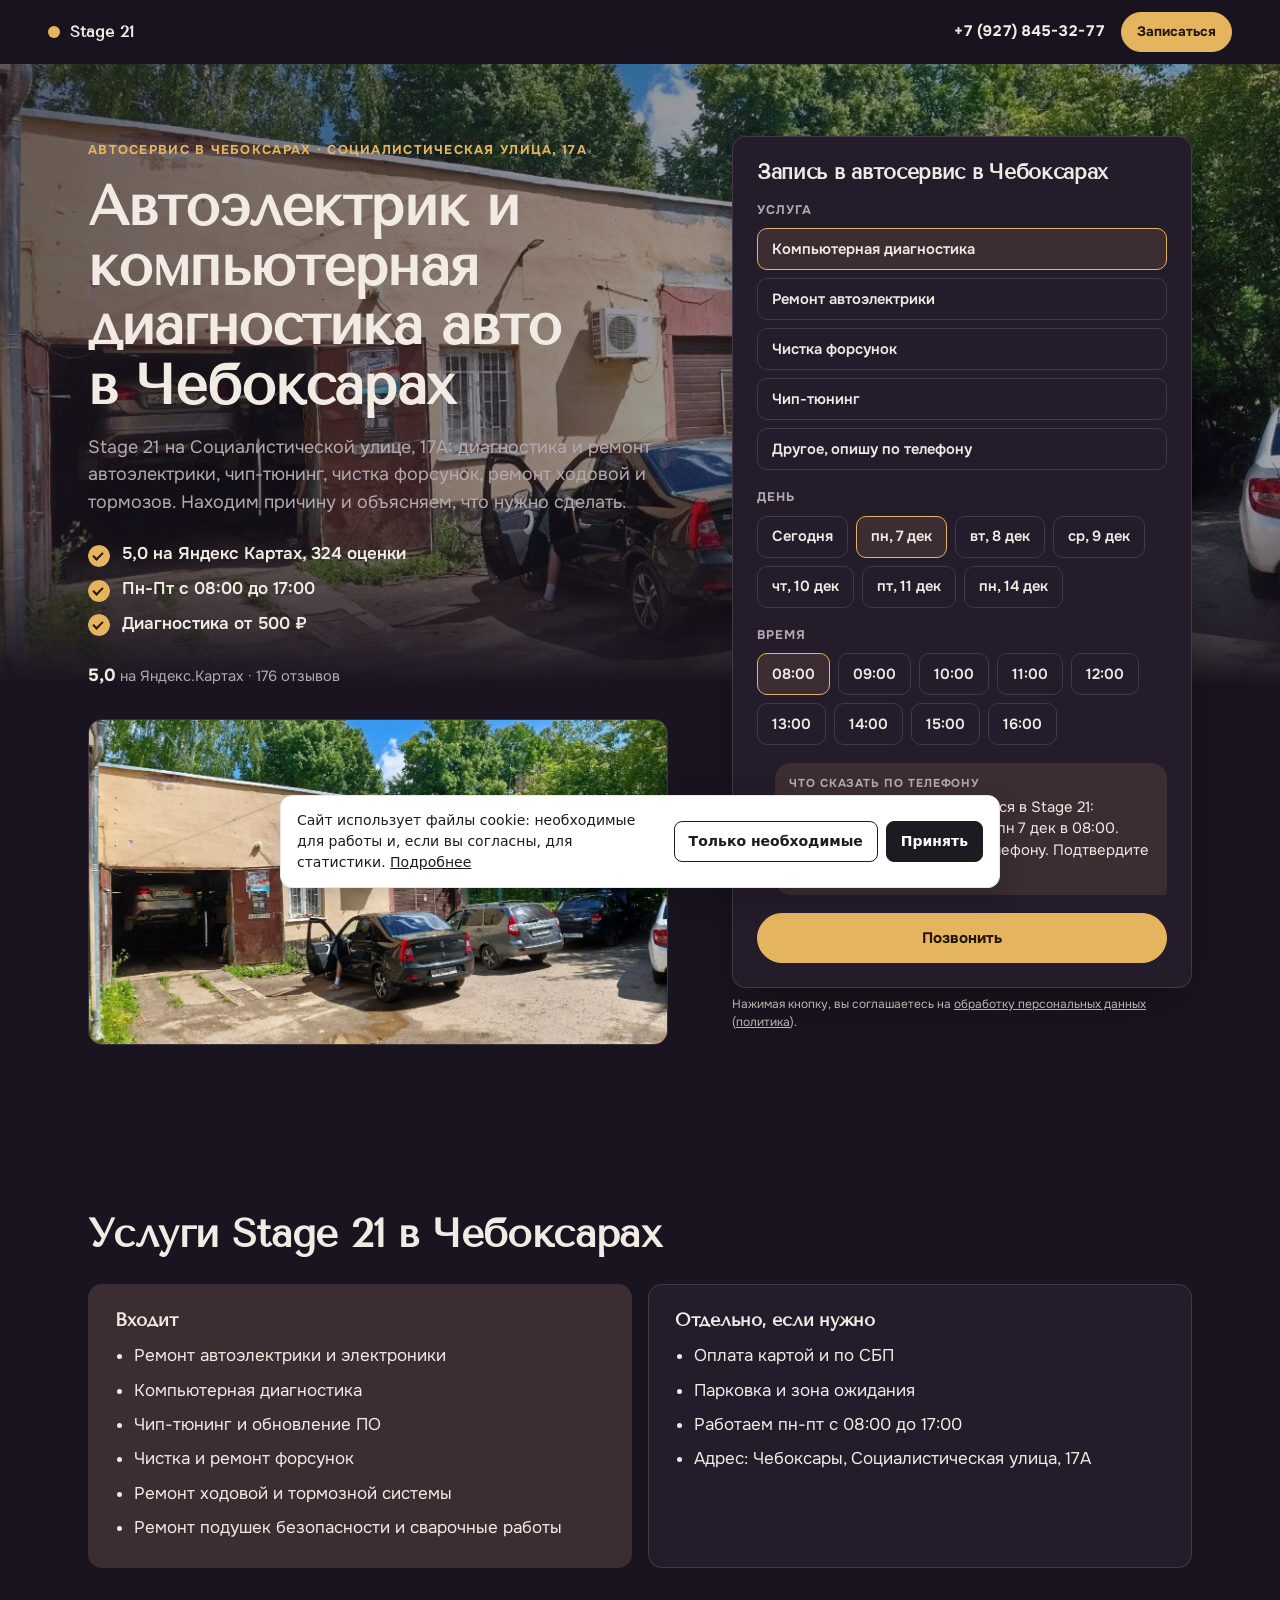
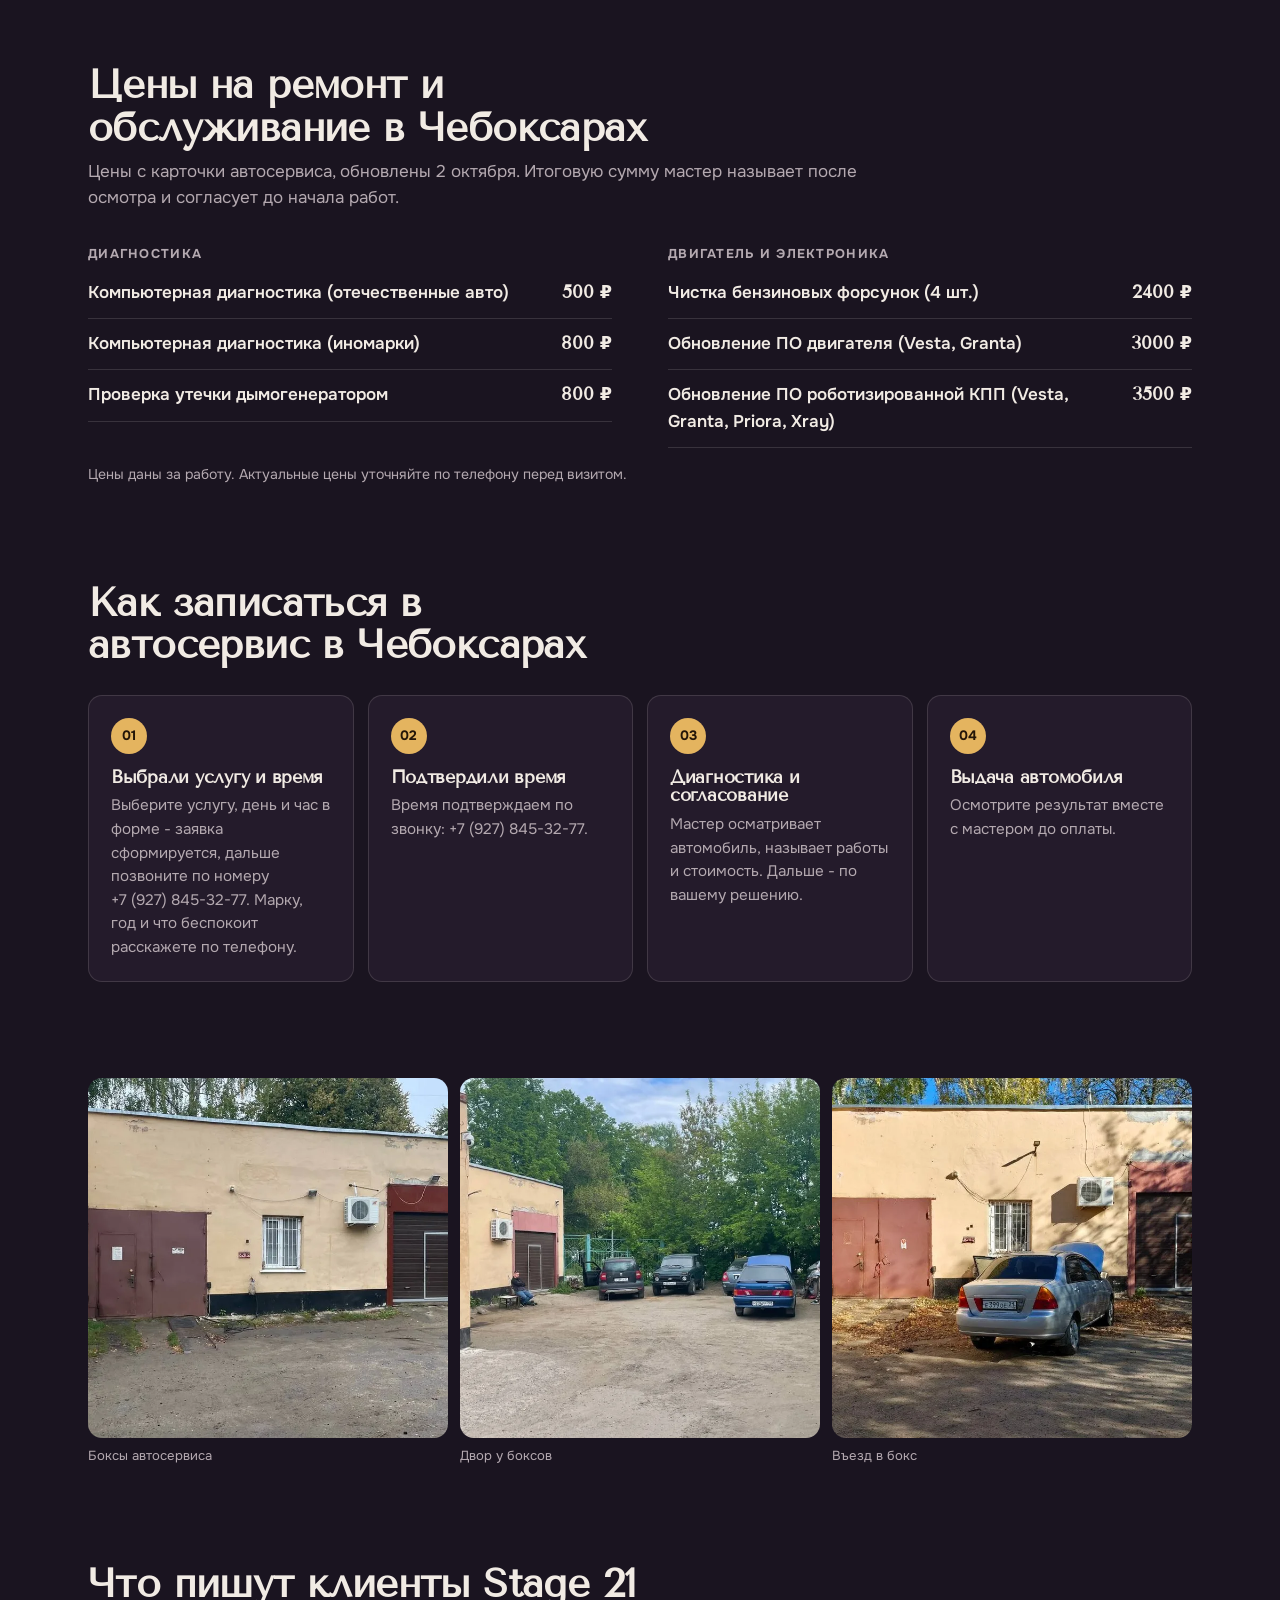
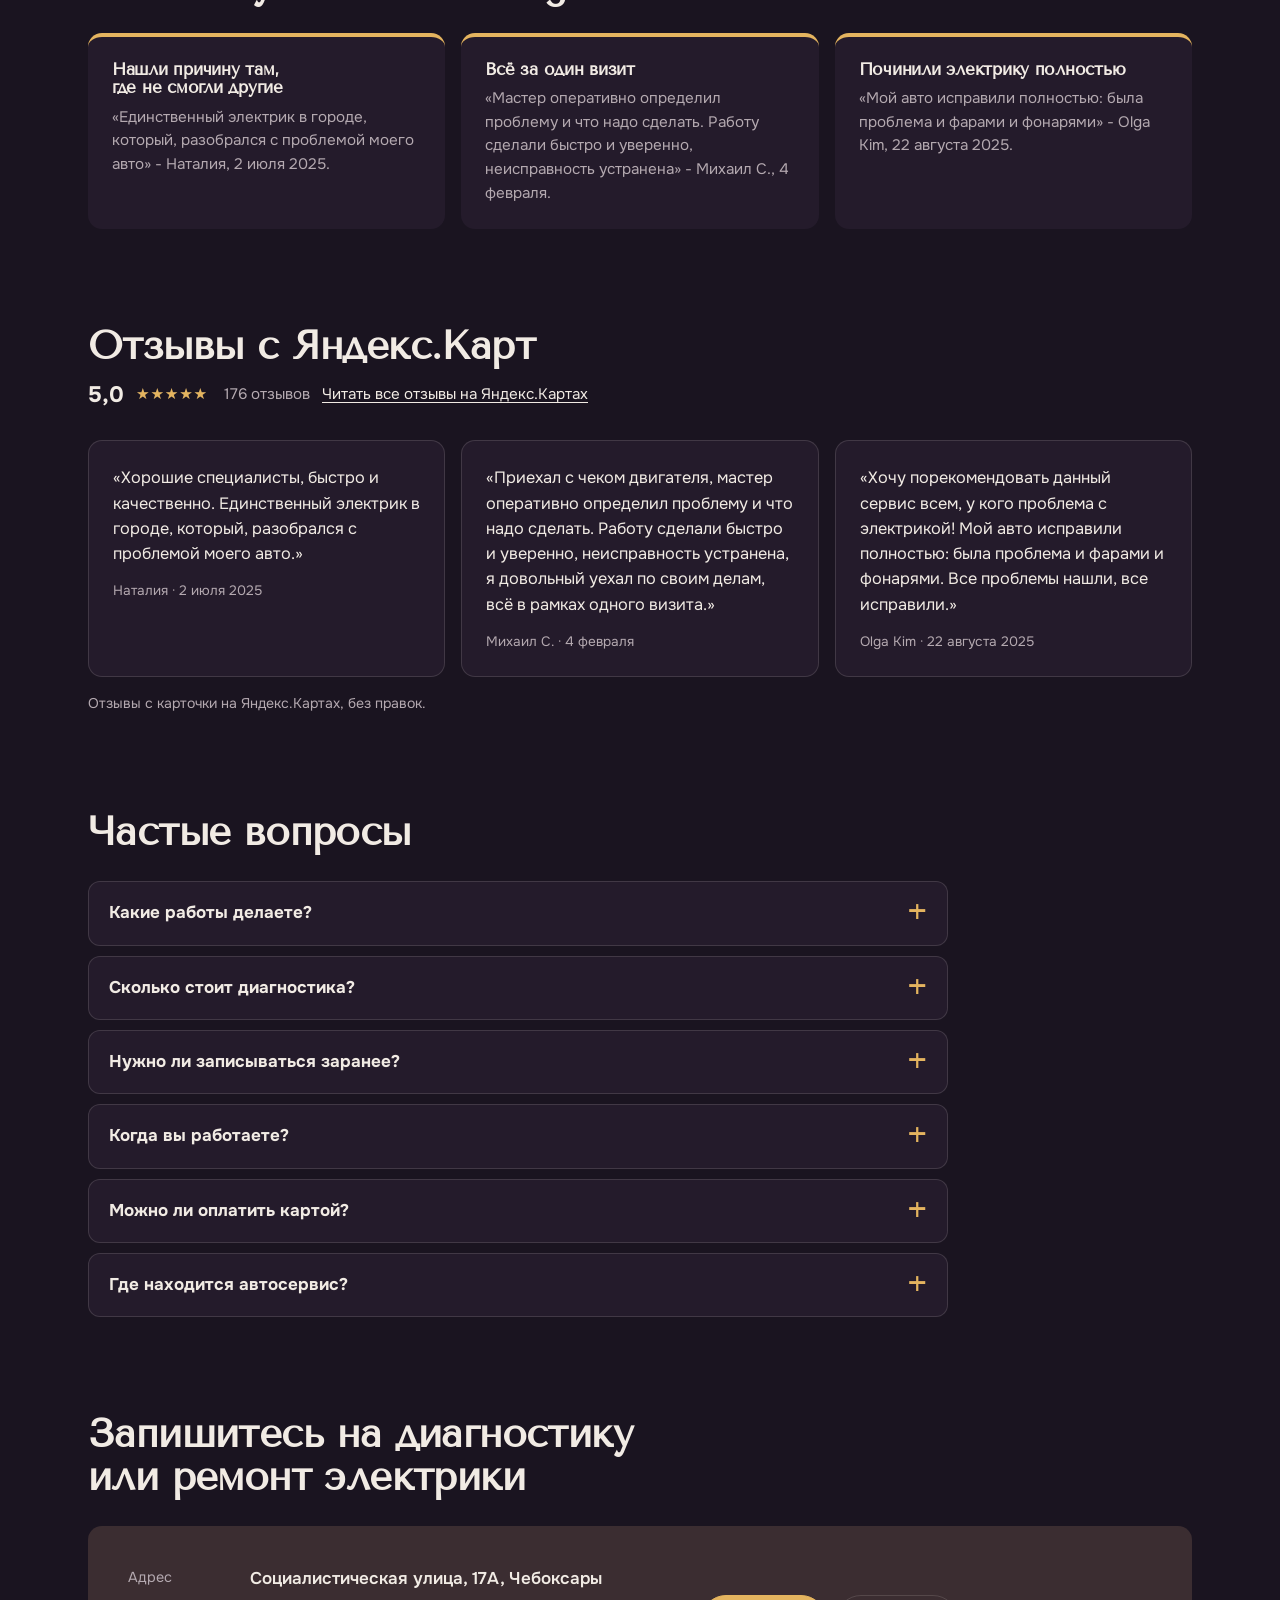
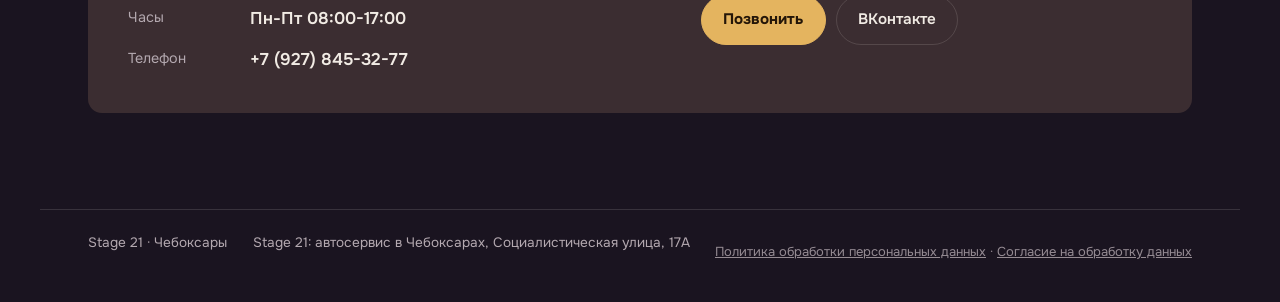
<file: index.html>
<!doctype html>
<html lang="ru">
<head>
<meta charset="utf-8">
<meta name="robots" content="noindex, nofollow" data-publish>
<meta name="viewport" content="width=device-width, initial-scale=1, viewport-fit=cover">
<title>Автоэлектрик и компьютерная диагностика авто в Чебоксарах - Stage 21</title>
<link rel="canonical" href="https://ajax55sv-cell.github.io/stage-21-cheboksary/">
<meta name="description" content="Автосервис Stage 21 в Чебоксарах, Социалистическая улица, 17А: автоэлектрика, компьютерная диагностика, чип-тюнинг. 5,0 на Яндекс Картах, 324 оценки. Пн-Пт с 08:00 до 17:00.">
<meta property="og:type" content="website">
<meta property="og:title" content="Автоэлектрик и компьютерная диагностика авто в Чебоксарах - Stage 21">
<meta property="og:description" content="Автосервис Stage 21 в Чебоксарах, Социалистическая улица, 17А: автоэлектрика, компьютерная диагностика, чип-тюнинг. 5,0 на Яндекс Картах, 324 оценки. Пн-Пт с 08:00 до 17:00.">
<meta property="og:image" content="https://ajax55sv-cell.github.io/stage-21-cheboksary/assets/og.jpg">
<link rel="preload" as="image" href="assets/hero.webp" fetchpriority="high">
<link rel="icon" href="data:image/svg+xml,%3Csvg xmlns=%27http://www.w3.org/2000/svg%27 viewBox=%270 0 32 32%27%3E%3Crect x=%276%27 y=%276%27 width=%2720%27 height=%2720%27 rx=%275%27 fill=%27%23e4b45f%27/%3E%3C/svg%3E">
<link rel="preconnect" href="https://fonts.googleapis.com">
<link rel="preconnect" href="https://fonts.gstatic.com" crossorigin>
<link href="https://fonts.googleapis.com/css2?family=Tenor+Sans&family=Onest:wght@400;500;600&display=swap" rel="stylesheet">
<style>
:root { --c-canvas: #1a1420; --c-surface: #241b2b; --c-ink: #f1ebe4; --c-ink-soft: #b4a9b0; --c-accent: #e4b45f; --c-accent-ink: #241608; --c-accent-deep: #e4b45f; --f-display: "Tenor Sans", "Trebuchet MS", "Segoe UI", system-ui, sans-serif; --f-text: "Onest", "Segoe UI", system-ui, sans-serif; --h1k: 1; }
</style>
<link rel="stylesheet" href="style-prod.css">
<style>
/* legal-add */
.legal-links{margin-top:10px;font-size:13px;opacity:.8;hyphens:none}
.legal-links a{color:inherit}
.ckn{margin:8px 0 0;font-size:12px;line-height:1.45;opacity:.75;hyphens:none}
.ckn a{color:inherit;text-decoration:underline}
.ckb{position:fixed;left:12px;right:12px;bottom:12px;z-index:9999;max-width:720px;margin:0 auto;padding:14px 16px;background:#fff;color:#1b1c22;border:1px solid #e7e8ee;border-radius:12px;box-shadow:0 8px 28px rgba(0,0,0,.18);font:400 14px/1.5 system-ui,-apple-system,"Segoe UI",Arial,sans-serif;hyphens:none;display:flex;gap:12px;align-items:center;flex-wrap:wrap}
.ckb p{margin:0;flex:1 1 280px}
.ckb a{color:inherit;text-decoration:underline}
.ckb__b{display:flex;gap:8px;flex-wrap:wrap}
.ckb button{font:inherit;font-weight:600;padding:9px 14px;border-radius:8px;border:1px solid #1b1c22;background:#fff;color:#1b1c22;cursor:pointer}
.ckb button[data-v="all"]{background:#1b1c22;color:#fff}
</style>
</head>
<body class="s-prod" id="top" data-wa="" data-tg="" data-max="">
<header class="s-bar" data-s-bar>
  <a class="s-bar__brand" href="#top"><i aria-hidden="true"></i>Stage 21</a>
  <div class="s-bar__right">
    <a class="s-bar__tel" href="tel:+79278453277">+7 (927) 845-32-77</a>
    <a class="s-btn s-btn--sm" href="#widget">Записаться</a>
  </div>
</header>
<main>
  <section class="s-hero">
    <div class="s-hero__text">
      <p class="s-eyebrow">Автосервис в Чебоксарах · Социалистическая улица, 17А</p>
      <h1>Автоэлектрик и компьютерная диагностика авто в Чебоксарах</h1>
      <p class="s-lead">Stage 21 на Социалистической улице, 17А: диагностика и ремонт автоэлектрики, <span class="nw">чип-тюнинг</span>, чистка форсунок, ремонт ходовой и тормозов. Находим причину и объясняем, что нужно сделать.</p>
      <ul class="s-ticks"><li>5,0 на Яндекс Картах, 324 оценки</li><li><span class="nw">Пн-Пт</span> с 08:00 до 17:00</li><li>Диагностика от 500 ₽</li></ul>
      <p class="s-rating"><b>5,0</b> на Яндекс.Картах · 176 отзывов</p>
      <figure class="s-hero__photo"><img class="" src="assets/hero.webp" alt="Здание автосервиса Stage 21 на Социалистической улице в Чебоксарах" loading="lazy" decoding="async" style="object-position:50% 50%"></figure>
    </div>
    <div class="s-hero__widget" id="widget"><form class="s-widget" data-s-booking data-days="7" data-closed="0,6" data-slots="08:00,09:00,10:00,11:00,12:00,13:00,14:00,15:00,16:00" data-message="Здравствуйте! Хочу записаться в Stage 21: {услуга}, {день} в {время}. Марку и год подскажу по телефону. Подтвердите время, пожалуйста." onsubmit="return false">
      <h2 class="s-widget__title">Запись в автосервис в Чебоксарах</h2>
      <fieldset><legend>Услуга</legend>
        <div class="s-chips s-chips--col"><label class="s-chip s-chip--row"><input type="radio" name="svc" value="0" data-name="Компьютерная диагностика" data-price="" data-from="" data-min="" checked><span>Компьютерная диагностика</span><b></b></label><label class="s-chip s-chip--row"><input type="radio" name="svc" value="1" data-name="Ремонт автоэлектрики" data-price="" data-from="" data-min=""><span>Ремонт автоэлектрики</span><b></b></label><label class="s-chip s-chip--row"><input type="radio" name="svc" value="2" data-name="Чистка форсунок" data-price="" data-from="" data-min=""><span>Чистка форсунок</span><b></b></label><label class="s-chip s-chip--row"><input type="radio" name="svc" value="3" data-name="Чип-тюнинг" data-price="" data-from="" data-min=""><span><span class="nw">Чип-тюнинг</span></span><b></b></label><label class="s-chip s-chip--row"><input type="radio" name="svc" value="4" data-name="Другое, опишу по телефону" data-price="" data-from="" data-min=""><span>Другое, опишу по телефону</span><b></b></label></div>
      </fieldset>
      <fieldset><legend>День</legend><div class="s-chips" data-s-days></div></fieldset>
      <fieldset><legend>Время</legend><div class="s-chips" data-s-times></div></fieldset>
      <div class="s-bubble" aria-live="polite"><span class="s-bubble__label">Что сказать по телефону</span><p data-s-bubble></p></div>
      <div class="s-send">
        <a class="s-btn s-btn--wide" href="tel:+79278453277">Позвонить</a>
        
      </div>
      </form><p class="ckn">Нажимая кнопку, вы соглашаетесь на <a href="soglasie.html">обработку персональных данных</a> (<a href="politika.html">политика</a>).</p></div>
    <figure class="s-hero__bg" aria-hidden="true"><img class="" src="assets/hero.webp" alt="Здание автосервиса Stage 21 на Социалистической улице в Чебоксарах" decoding="async" style="object-position:50% 50%" fetchpriority="high"></figure>
  </section>

  <section class="s-section s-reveal">
    <header class="s-section__head"><h2>Услуги Stage 21 в Чебоксарах</h2></header>
    <div class="s-incl">
      <div><h3>Входит</h3><ul><li>Ремонт автоэлектрики и электроники</li><li>Компьютерная диагностика</li><li><span class="nw">Чип-тюнинг</span> и обновление ПО</li><li>Чистка и ремонт форсунок</li><li>Ремонт ходовой и тормозной системы</li><li>Ремонт подушек безопасности и сварочные работы</li></ul></div>
      <div><h3>Отдельно, если нужно</h3><ul><li>Оплата картой и по СБП</li><li>Парковка и зона ожидания</li><li>Работаем <span class="nw">пн-пт</span> с 08:00 до 17:00</li><li>Адрес: Чебоксары, Социалистическая улица, 17А</li></ul></div>
    </div>
  </section>

  <section class="s-section s-reveal" id="prices">
    <header class="s-section__head"><h2>Цены на ремонт и обслуживание в Чебоксарах</h2><p>Цены с карточки автосервиса, обновлены 2 октября. Итоговую сумму мастер называет после осмотра и согласует до начала работ.</p></header>
    <div class="s-board"><div class="s-board__group">
      <h3 class="s-board__title">Диагностика</h3>
      <ul class="s-board__list">
        <li class="s-board__row"><span class="s-board__name">Компьютерная диагностика (отечественные авто)</span><span class="s-board__dots" aria-hidden="true"></span><span class="s-board__price">500 ₽</span></li>
        <li class="s-board__row"><span class="s-board__name">Компьютерная диагностика (иномарки)</span><span class="s-board__dots" aria-hidden="true"></span><span class="s-board__price">800 ₽</span></li>
        <li class="s-board__row"><span class="s-board__name">Проверка утечки дымогенератором</span><span class="s-board__dots" aria-hidden="true"></span><span class="s-board__price">800 ₽</span></li>
      </ul>
    </div>
<div class="s-board__group">
      <h3 class="s-board__title">Двигатель и электроника</h3>
      <ul class="s-board__list">
        <li class="s-board__row"><span class="s-board__name">Чистка бензиновых форсунок (4 шт.)</span><span class="s-board__dots" aria-hidden="true"></span><span class="s-board__price">2400 ₽</span></li>
        <li class="s-board__row"><span class="s-board__name">Обновление ПО двигателя (Vesta, Granta)</span><span class="s-board__dots" aria-hidden="true"></span><span class="s-board__price">3000 ₽</span></li>
        <li class="s-board__row"><span class="s-board__name">Обновление ПО роботизированной КПП (Vesta, Granta, Priora, Xray)</span><span class="s-board__dots" aria-hidden="true"></span><span class="s-board__price">3500 ₽</span></li>
      </ul>
    </div></div>
    <p class="s-note">Цены даны за работу. Актуальные цены уточняйте по телефону перед визитом.</p>
  </section>

  <section class="s-section s-reveal">
    <header class="s-section__head"><h2>Как записаться в автосервис в Чебоксарах</h2></header>
    <ol class="s-steps">
      <li class="s-steps__item"><span class="s-steps__n">01</span><h3>Выбрали услугу и время</h3><p>Выберите услугу, день и час в форме - заявка сформируется, дальше позвоните по номеру +7 (927) 845-32-77. Марку, год и что беспокоит расскажете по телефону.</p></li>
      <li class="s-steps__item"><span class="s-steps__n">02</span><h3>Подтвердили время</h3><p>Время подтверждаем по звонку: +7 (927) 845-32-77.</p></li>
      <li class="s-steps__item"><span class="s-steps__n">03</span><h3>Диагностика и согласование</h3><p>Мастер осматривает автомобиль, называет работы и стоимость. Дальше - по вашему решению.</p></li>
      <li class="s-steps__item"><span class="s-steps__n">04</span><h3>Выдача автомобиля</h3><p>Осмотрите результат вместе с мастером до оплаты.</p></li>
    </ol>
  </section>

  <section class="s-photos s-reveal" aria-label="Фото"><figure><img class="" src="assets/garazh.webp" alt="Гаражные боксы автосервиса Stage 21 в Чебоксарах" loading="lazy" decoding="async"><figcaption>Боксы автосервиса</figcaption></figure><figure><img class="" src="assets/dvor.webp" alt="Двор у боксов Stage 21 с припаркованными автомобилями" loading="lazy" decoding="async"><figcaption>Двор у боксов</figcaption></figure><figure><img class="" src="assets/letom.webp" alt="Въезд в бокс автосервиса Stage 21" loading="lazy" decoding="async"><figcaption>Въезд в бокс</figcaption></figure></section>

  <section class="s-section s-reveal">
    <header class="s-section__head"><h2>Что пишут клиенты Stage 21</h2></header>
    <ul class="s-promises">
      <li><h3>Нашли причину там, где не смогли другие</h3><p>«Единственный электрик в городе, который, разобрался с проблемой моего авто» - Наталия, 2 июля 2025.</p></li>
      <li><h3>Всё за один визит</h3><p>«Мастер оперативно определил проблему и что надо сделать. Работу сделали быстро и уверенно, неисправность устранена» - Михаил С., 4 февраля.</p></li>
      <li><h3>Починили электрику полностью</h3><p>«Мой авто исправили полностью: была проблема и фарами и фонарями» - Olga Kim, 22 августа 2025.</p></li>
    </ul>
  </section>

  <section class="s-section s-reveal">
    <header class="s-section__head s-section__head--reviews"><h2>Отзывы с Яндекс.Карт</h2><p class="s-reviews__rating"><span class="s-reviews__num">5,0</span><span class="s-reviews__stars" style="--r: 5" aria-label="рейтинг 5,0 из 5"></span><span class="s-reviews__count">176 отзывов</span><a class="s-reviews__all" href="https://yandex.ru/maps/org/stage_21/54299812053/" target="_blank" rel="noopener">Читать все отзывы на Яндекс.Картах</a></p></header>
    <ul class="s-reviews">
      <li><blockquote>«Хорошие специалисты, быстро и качественно. Единственный электрик в городе, который, разобрался с проблемой моего авто.»</blockquote><p class="s-reviews__who">Наталия · 2 июля 2025</p></li>
      <li><blockquote>«Приехал с чеком двигателя, мастер оперативно определил проблему и что надо сделать. Работу сделали быстро и уверенно, неисправность устранена, я довольный уехал по своим делам, всё в рамках одного визита.»</blockquote><p class="s-reviews__who">Михаил С. · 4 февраля</p></li>
      <li><blockquote>«Хочу порекомендовать данный сервис всем, у кого проблема с электрикой! Мой авто исправили полностью: была проблема и фарами и фонарями. Все проблемы нашли, все исправили.»</blockquote><p class="s-reviews__who">Olga Kim · 22 августа 2025</p></li>
    </ul>
    <p class="s-note">Отзывы с карточки на Яндекс.Картах, без правок.</p>
  </section>

  <section class="s-section s-reveal">
    <header class="s-section__head"><h2>Частые вопросы</h2></header>
    <div class="s-faq"><details><summary>Какие работы делаете?</summary><p>Диагностика и ремонт автоэлектрики, компьютерная диагностика, <span class="nw">чип-тюнинг</span> и обновление ПО, чистка форсунок, ремонт ходовой и тормозов.</p></details><details><summary>Сколько стоит диагностика?</summary><p>Компьютерная диагностика отечественных авто - от 500 ₽, иномарок - от 800 ₽. Итоговую сумму мастер называет перед началом работ.</p></details><details><summary>Нужно ли записываться заранее?</summary><p>Лучше записаться: выберите услугу, день и время в форме на сайте, затем позвоните по номеру +7 (927) 845-32-77 для подтверждения.</p></details><details><summary>Когда вы работаете?</summary><p><span class="nw">Понедельник-пятница</span> с 08:00 до 17:00, суббота и воскресенье - выходные.</p></details><details><summary>Можно ли оплатить картой?</summary><p>Да, принимаем карты, оплату по СБП, QR-коду и безналичный расчёт.</p></details><details><summary>Где находится автосервис?</summary><p>Чебоксары, Социалистическая улица, 17А. Рядом есть парковка.</p></details></div>
  </section>

  <section class="s-section s-final s-reveal" id="contacts">
    <header class="s-section__head"><h2>Запишитесь на диагностику или ремонт электрики</h2></header>
    <div class="s-contacts">
      <dl>
        <div><dt>Адрес</dt><dd>Социалистическая улица, 17А, Чебоксары</dd></div>
        <div><dt>Часы</dt><dd><span class="nw">Пн-Пт</span> 08:00-17:00</dd></div>
        <div><dt>Телефон</dt><dd><a href="tel:+79278453277">+7 (927) 845-32-77</a></dd></div>
      </dl>
      <div class="s-contacts__actions">
        <a class="s-btn" href="tel:+79278453277">Позвонить</a>
        <a class="s-btn s-btn--ghost" href="https://vk.ru/club10454950" target="_blank" rel="noopener">ВКонтакте</a>
        
      </div>
    </div>
  </section>
</main>
<footer class="s-foot"><p>Stage 21 · Чебоксары</p><p>Stage 21: автосервис в Чебоксарах, Социалистическая улица, 17А</p><p class="legal-links"><a href="politika.html">Политика обработки персональных данных</a> · <a href="soglasie.html">Согласие на обработку данных</a></p></footer>
<nav class="s-dock" aria-label="Быстрая связь"><a class="s-btn" href="#widget">Записаться</a><a class="s-btn s-btn--ghost" href="tel:+79278453277">Позвонить</a></nav>
<script src="style.js" defer></script>
<script>
(function(){var K='cookie-choice';try{if(localStorage.getItem(K))return}catch(e){}
var b=document.createElement('div');b.className='ckb';b.setAttribute('role','dialog');b.setAttribute('aria-label','Файлы cookie');
b.innerHTML='<p>Сайт использует файлы cookie: необходимые для работы и, если вы согласны, для статистики. <a href="politika.html">Подробнее</a></p><div class="ckb__b"><button type="button" data-v="necessary">Только необходимые</button><button type="button" data-v="all">Принять</button></div>';
b.addEventListener('click',function(e){var v=e.target.getAttribute&&e.target.getAttribute('data-v');if(!v)return;try{localStorage.setItem(K,v)}catch(x){}try{document.dispatchEvent(new CustomEvent('cookie-choice',{detail:v}))}catch(x){}b.remove()});
document.body.appendChild(b)})();
</script>
<!-- legal-add -->
</body>
</html>
</file>
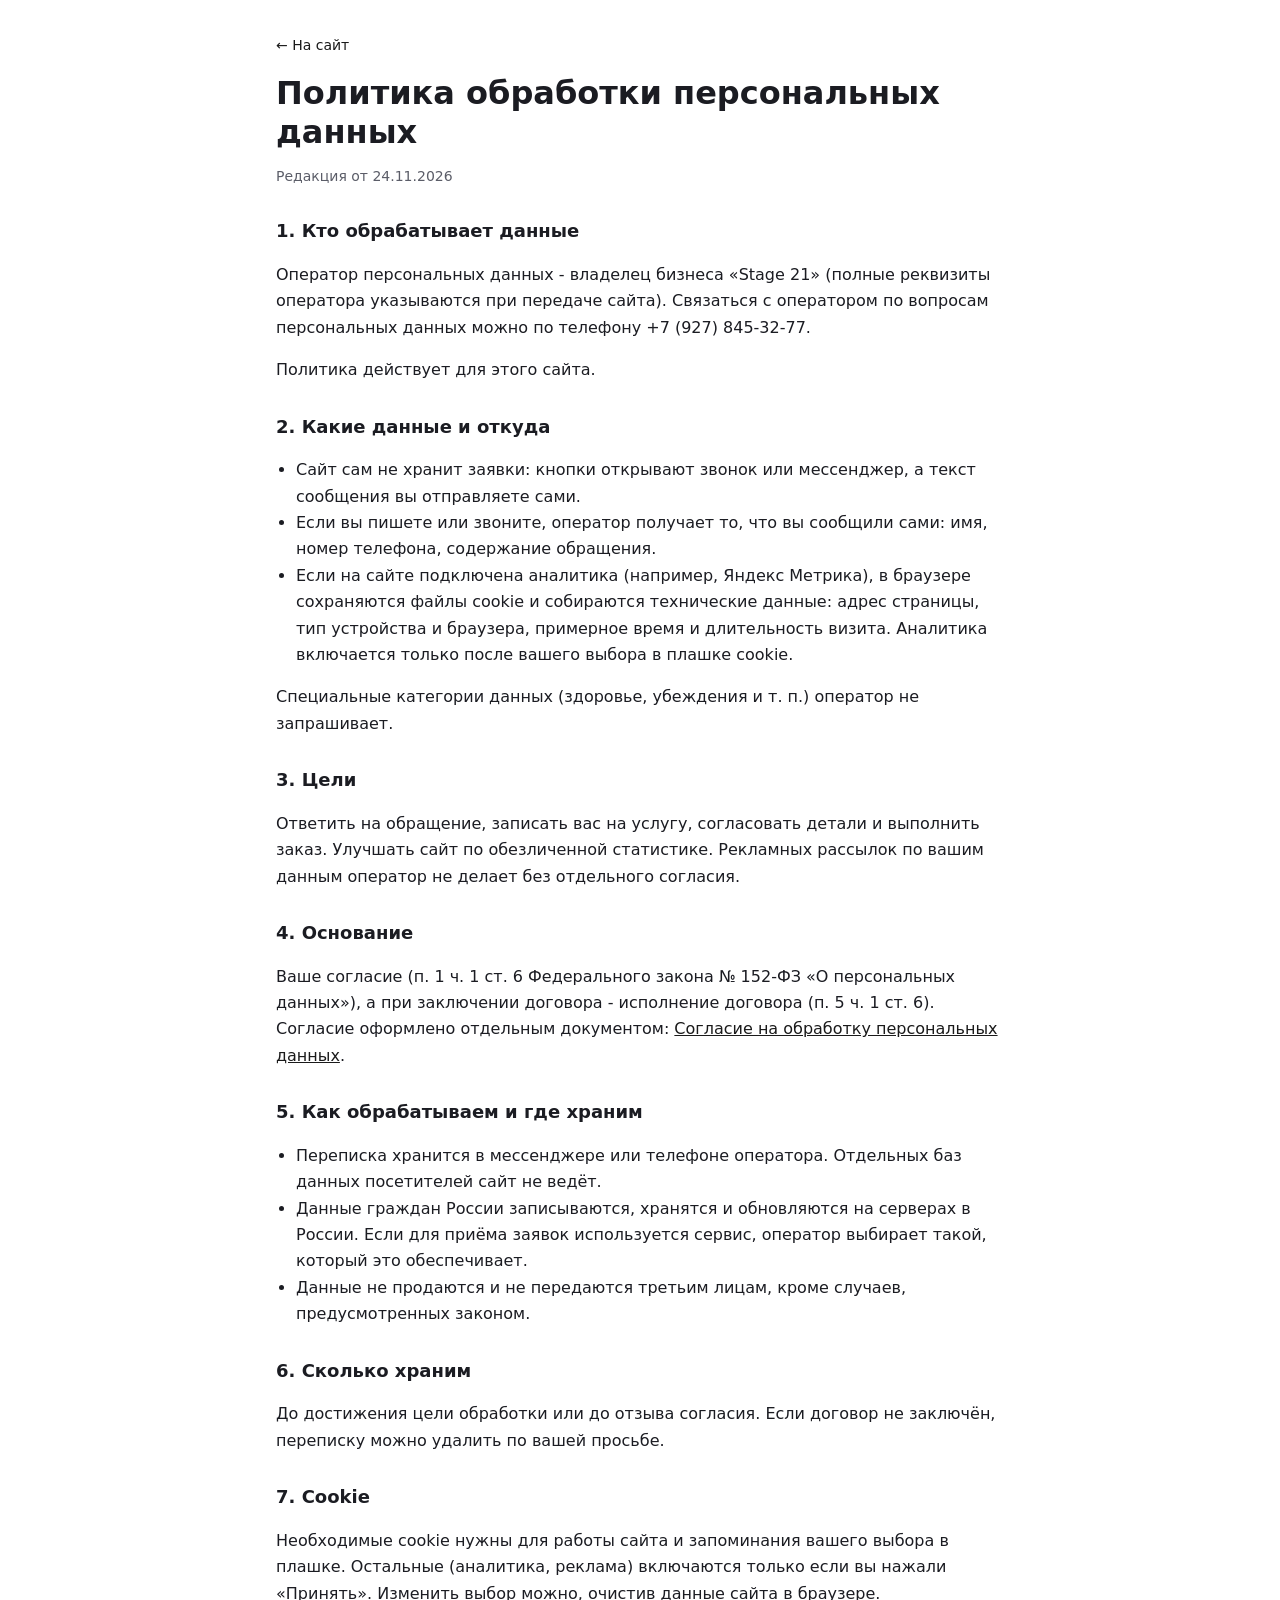
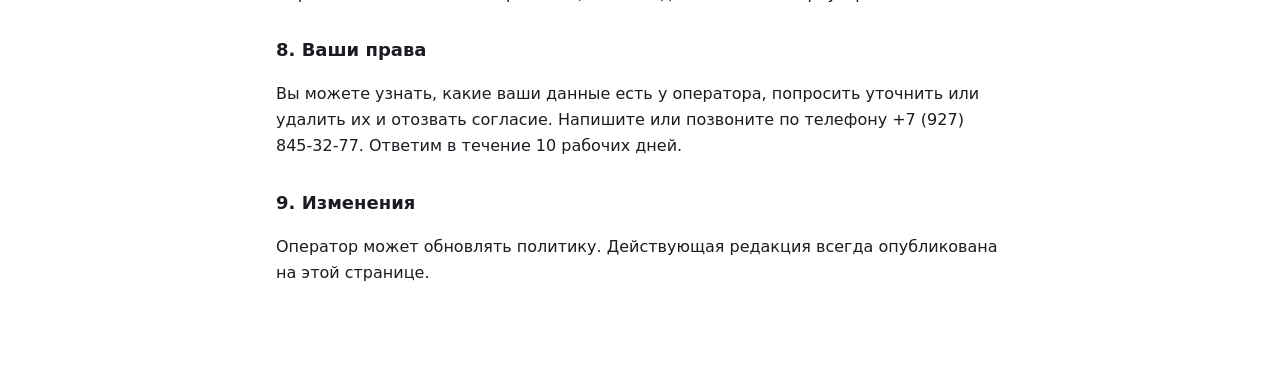
<file: politika.html>
<!doctype html>
<html lang="ru">
<head>
<meta charset="utf-8">
<meta name="viewport" content="width=device-width, initial-scale=1">
<title>Политика обработки персональных данных - Stage 21</title>
<style>:root{--accent:#1a1a1a;--ink:#1b1c22;--ink-2:#5b5d68;--line:#e7e8ee}
*{box-sizing:border-box}
html,body,h1,h2,p,li{hyphens:none;-webkit-hyphens:none}
body{margin:0;background:#fff;color:var(--ink);font:400 16px/1.65 system-ui,-apple-system,"Segoe UI",Arial,sans-serif}
main{max-width:760px;margin:0 auto;padding:32px 16px 64px}
a{color:var(--accent)}
h1{font-size:clamp(24px,4vw,32px);line-height:1.2;margin:16px 0 6px}
h2{font-size:18px;margin:28px 0 8px}
.muted{color:var(--ink-2);font-size:14px}
.back{font-size:14px;text-decoration:none}
ul{padding-left:20px}</style>
</head>
<body>
<main>
<a class="back" href="./">← На сайт</a>
<h1>Политика обработки персональных данных</h1>
<p class="muted">Редакция от 24.11.2026</p>

<h2>1. Кто обрабатывает данные</h2>
<p>Оператор персональных данных - владелец бизнеса «Stage 21» (полные реквизиты оператора указываются при передаче сайта). Связаться с оператором по вопросам персональных данных можно по телефону +7 (927) 845-32-77.</p>
<p>Политика действует для этого сайта.</p>

<h2>2. Какие данные и откуда</h2>
<ul>
<li>Сайт сам не хранит заявки: кнопки открывают звонок или мессенджер, а текст сообщения вы отправляете сами.</li>
<li>Если вы пишете или звоните, оператор получает то, что вы сообщили сами: имя, номер телефона, содержание обращения.</li>
<li>Если на сайте подключена аналитика (например, Яндекс Метрика), в браузере сохраняются файлы cookie и собираются технические данные: адрес страницы, тип устройства и браузера, примерное время и длительность визита. Аналитика включается только после вашего выбора в плашке cookie.</li>
</ul>
<p>Специальные категории данных (здоровье, убеждения и т. п.) оператор не запрашивает.</p>

<h2>3. Цели</h2>
<p>Ответить на обращение, записать вас на услугу, согласовать детали и выполнить заказ. Улучшать сайт по обезличенной статистике. Рекламных рассылок по вашим данным оператор не делает без отдельного согласия.</p>

<h2>4. Основание</h2>
<p>Ваше согласие (п. 1 ч. 1 ст. 6 Федерального закона № 152-ФЗ «О персональных данных»), а при заключении договора - исполнение договора (п. 5 ч. 1 ст. 6). Согласие оформлено отдельным документом: <a href="soglasie.html">Согласие на обработку персональных данных</a>.</p>

<h2>5. Как обрабатываем и где храним</h2>
<ul>
<li>Переписка хранится в мессенджере или телефоне оператора. Отдельных баз данных посетителей сайт не ведёт.</li>
<li>Данные граждан России записываются, хранятся и обновляются на серверах в России. Если для приёма заявок используется сервис, оператор выбирает такой, который это обеспечивает.</li>
<li>Данные не продаются и не передаются третьим лицам, кроме случаев, предусмотренных законом.</li>
</ul>

<h2>6. Сколько храним</h2>
<p>До достижения цели обработки или до отзыва согласия. Если договор не заключён, переписку можно удалить по вашей просьбе.</p>

<h2>7. Cookie</h2>
<p>Необходимые cookie нужны для работы сайта и запоминания вашего выбора в плашке. Остальные (аналитика, реклама) включаются только если вы нажали «Принять». Изменить выбор можно, очистив данные сайта в браузере.</p>

<h2>8. Ваши права</h2>
<p>Вы можете узнать, какие ваши данные есть у оператора, попросить уточнить или удалить их и отозвать согласие. Напишите или позвоните по телефону +7 (927) 845-32-77. Ответим в течение 10 рабочих дней.</p>

<h2>9. Изменения</h2>
<p>Оператор может обновлять политику. Действующая редакция всегда опубликована на этой странице.</p>

</main>
</body>
</html>
</file>
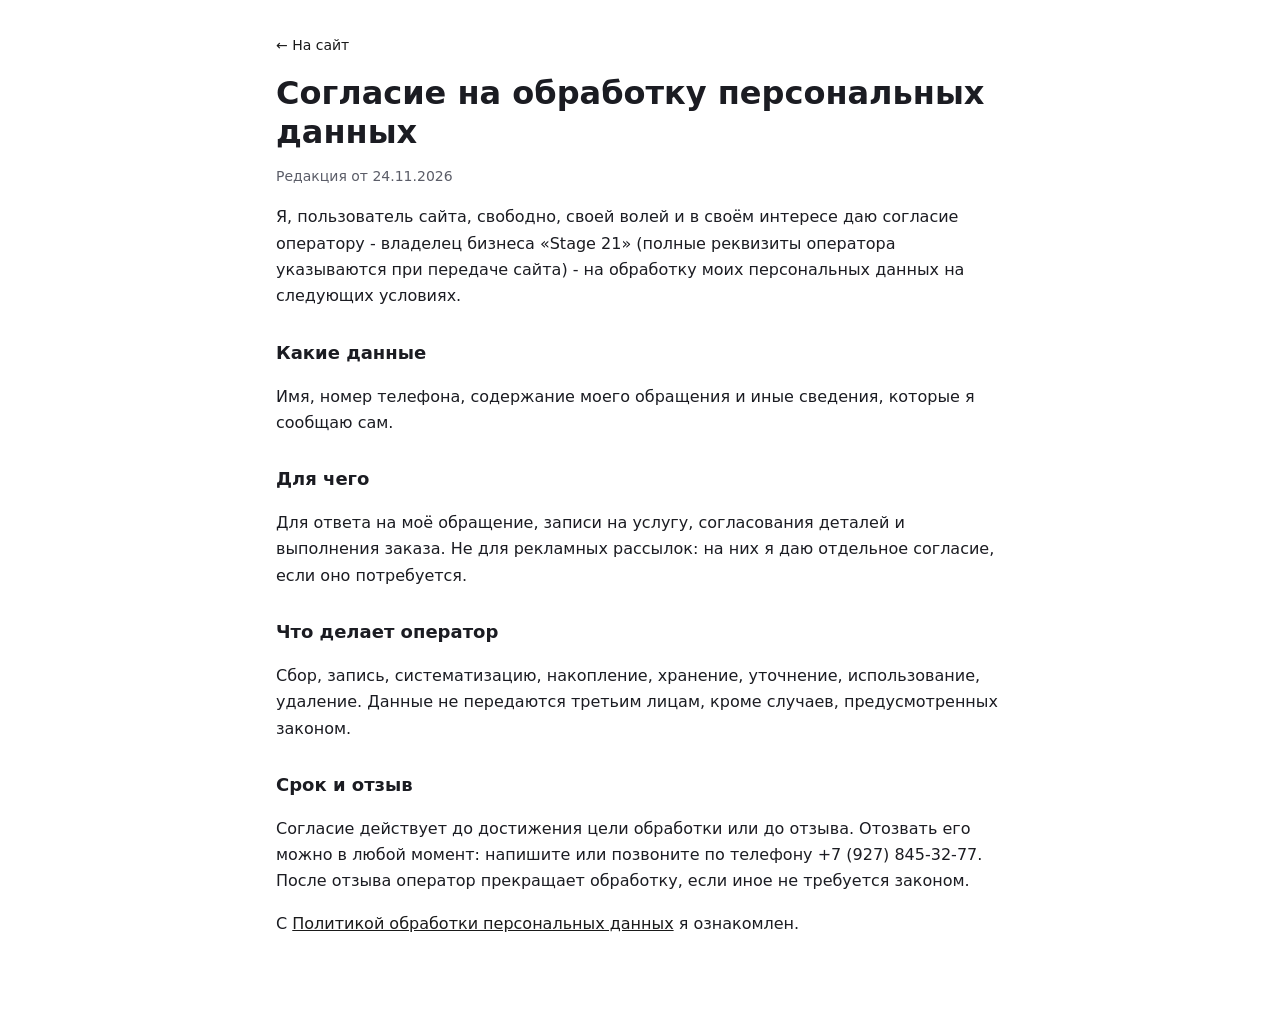
<file: soglasie.html>
<!doctype html>
<html lang="ru">
<head>
<meta charset="utf-8">
<meta name="viewport" content="width=device-width, initial-scale=1">
<title>Согласие на обработку персональных данных - Stage 21</title>
<style>:root{--accent:#1a1a1a;--ink:#1b1c22;--ink-2:#5b5d68;--line:#e7e8ee}
*{box-sizing:border-box}
html,body,h1,h2,p,li{hyphens:none;-webkit-hyphens:none}
body{margin:0;background:#fff;color:var(--ink);font:400 16px/1.65 system-ui,-apple-system,"Segoe UI",Arial,sans-serif}
main{max-width:760px;margin:0 auto;padding:32px 16px 64px}
a{color:var(--accent)}
h1{font-size:clamp(24px,4vw,32px);line-height:1.2;margin:16px 0 6px}
h2{font-size:18px;margin:28px 0 8px}
.muted{color:var(--ink-2);font-size:14px}
.back{font-size:14px;text-decoration:none}
ul{padding-left:20px}</style>
</head>
<body>
<main>
<a class="back" href="./">← На сайт</a>
<h1>Согласие на обработку персональных данных</h1>
<p class="muted">Редакция от 24.11.2026</p>

<p>Я, пользователь сайта, свободно, своей волей и в своём интересе даю согласие оператору - владелец бизнеса «Stage 21» (полные реквизиты оператора указываются при передаче сайта) - на обработку моих персональных данных на следующих условиях.</p>

<h2>Какие данные</h2>
<p>Имя, номер телефона, содержание моего обращения и иные сведения, которые я сообщаю сам.</p>

<h2>Для чего</h2>
<p>Для ответа на моё обращение, записи на услугу, согласования деталей и выполнения заказа. Не для рекламных рассылок: на них я даю отдельное согласие, если оно потребуется.</p>

<h2>Что делает оператор</h2>
<p>Сбор, запись, систематизацию, накопление, хранение, уточнение, использование, удаление. Данные не передаются третьим лицам, кроме случаев, предусмотренных законом.</p>

<h2>Срок и отзыв</h2>
<p>Согласие действует до достижения цели обработки или до отзыва. Отозвать его можно в любой момент: напишите или позвоните по телефону +7 (927) 845-32-77. После отзыва оператор прекращает обработку, если иное не требуется законом.</p>

<p>С <a href="politika.html">Политикой обработки персональных данных</a> я ознакомлен.</p>

</main>
</body>
</html>
</file>
<file: style-prod.css>
/* Стиль «Продающий»: лендинг под заявки. Главная деталь – калькулятор или онлайн-запись на первом экране
   и живое «сообщение-превью», которое уходит владельцу в мессенджер. Цвета и шрифты – из палитры ниши. */
*, *::before, *::after { box-sizing: border-box; }
:root {
  --hair: color-mix(in srgb, var(--c-ink) 14%, transparent);
  --tint: color-mix(in srgb, var(--c-accent) 12%, var(--c-surface));
  --wrap: 1200px; --gut: clamp(16px, 4vw, 48px);
  --r: 14px;
  --shadow: 0 18px 50px -18px color-mix(in srgb, #000 55%, transparent);
}
html { scroll-behavior: smooth; -webkit-text-size-adjust: 100%; overflow-x: clip; }
body { margin: 0; background: var(--c-canvas); color: var(--c-ink); font: 400 17px/1.55 var(--f-text); -webkit-font-smoothing: antialiased; }
img { display: block; max-width: 100%; }
a { color: inherit; }
h1, h2, h3 { font-family: var(--f-display); font-weight: 700; line-height: 1.06; margin: 0; letter-spacing: -.015em; text-wrap: balance; }
p { margin: 0; }
fieldset { border: 0; margin: 0; padding: 0; min-width: 0; }
:focus-visible { outline: 2px solid var(--c-accent); outline-offset: 3px; border-radius: 4px; }

.s-btn { display: inline-flex; align-items: center; justify-content: center; min-height: 50px; padding: 0 1.4em; border-radius: 999px;
  background: var(--c-accent); color: var(--c-accent-ink); font: 700 .95rem/1.1 var(--f-text); text-decoration: none; border: 1px solid var(--c-accent);
  text-align: center; transition: filter .2s ease, transform .2s ease; cursor: pointer; }
.s-btn:hover { filter: brightness(1.07); }
.s-btn:active { transform: translateY(1px); }
.s-btn--sm { min-height: 40px; padding: 0 1.1em; font-size: .85rem; }
.s-btn--ghost { background: transparent; color: var(--c-ink); border-color: var(--hair); font-weight: 600; }
.s-btn--wide { flex: 1; }

/* шапка */
.s-bar { position: sticky; top: 0; z-index: 30; display: flex; align-items: center; justify-content: space-between; gap: 16px;
  padding: 10px var(--gut); background: color-mix(in srgb, var(--c-canvas) 88%, transparent); -webkit-backdrop-filter: blur(10px); backdrop-filter: blur(10px); }
.s-bar.is-scrolled { box-shadow: 0 1px 0 var(--hair); }
.s-bar__brand { font: 700 1rem/1 var(--f-display); text-decoration: none; display: inline-flex; align-items: center; gap: .6em; min-height: 44px; white-space: nowrap; min-width: 0; }
.s-bar__brand i { width: .75em; height: .75em; border-radius: 50%; background: var(--c-accent); }
.s-bar__right { display: flex; align-items: center; gap: 16px; }
.s-bar__tel { text-decoration: none; font-weight: 700; font-size: .95rem; font-variant-numeric: tabular-nums; }

main { max-width: var(--wrap); margin: 0 auto; padding: 0 var(--gut); }

/* первый экран: текст слева, виджет справа, фото ниши – приглушённым фоном */
.s-hero { position: relative; display: grid; grid-template-columns: minmax(0, 1fr) minmax(0, 460px); gap: clamp(28px, 5vw, 64px); align-items: start;
  padding: clamp(32px, 6vw, 72px) 0 clamp(40px, 6vw, 72px); isolation: isolate; }
.s-hero__bg { position: absolute; z-index: -1; margin: 0; top: 0; left: calc(50% - 50vw); width: 100vw; height: min(78%, 620px); overflow: hidden; }
.s-hero__bg img { width: 100%; height: 100%; object-fit: cover; opacity: .3; filter: saturate(.85); }
.s-hero__bg::after { content: ""; position: absolute; inset: 0; background: linear-gradient(180deg, color-mix(in srgb, var(--c-canvas) 40%, transparent), var(--c-canvas) 96%); }
/* фото бизнеса крупно в левой колонке: владелец узнаёт своё место с первого экрана */
.s-hero__photo { margin: 30px 0 0; }
.s-hero__photo img { width: 100%; aspect-ratio: 16 / 9; object-fit: cover; border-radius: var(--r); border: 1px solid var(--hair); }
.s-hero__photo figcaption { margin-top: 8px; font-size: .84rem; color: var(--c-ink-soft); }
.s-eyebrow { display: inline-block; font-size: .8rem; font-weight: 700; letter-spacing: .1em; text-transform: uppercase; color: var(--c-accent-deep, var(--c-accent)); margin-bottom: 16px; }
.s-hero h1 { font-size: calc(clamp(2.1rem, 4.4vw, 3.7rem) * var(--h1k, 1)); overflow-wrap: normal; hyphens: none; }
.s-lead { margin-top: 18px; font-size: 1.12rem; color: var(--c-ink-soft); max-width: 32em; }
.s-ticks { list-style: none; margin: 26px 0 0; padding: 0; display: grid; gap: 12px; }
.s-ticks li { position: relative; padding-left: 34px; font-weight: 600; line-height: 1.35; }
.s-ticks li::before { content: ""; position: absolute; left: 0; top: .1em; width: 22px; height: 22px; border-radius: 50%; background: var(--c-accent);
  -webkit-mask: radial-gradient(circle, #000 0 100%); }
.s-ticks li::after { content: ""; position: absolute; left: 7px; top: calc(.1em + 5px); width: 6px; height: 10px; border: solid var(--c-accent-ink); border-width: 0 2px 2px 0; transform: rotate(45deg); }
.s-rating { margin-top: 26px; font-size: .92rem; color: var(--c-ink-soft); }
.s-rating b { color: var(--c-ink); font-size: 1.1rem; }

/* виджет */
.s-hero__widget { position: sticky; top: 76px; }
.s-widget { background: var(--c-surface); border-radius: var(--r); padding: 24px; box-shadow: var(--shadow); display: grid; gap: 18px; border: 1px solid var(--hair); }
.s-widget__title { font-size: 1.3rem; }
.s-widget legend, .s-range label { font-size: .78rem; font-weight: 700; letter-spacing: .08em; text-transform: uppercase; color: var(--c-ink-soft); margin-bottom: 8px; padding: 0; }
.s-chips { display: flex; flex-wrap: wrap; gap: 8px; }
.s-chips--col { flex-direction: column; flex-wrap: nowrap; }
.s-chip { position: relative; display: inline-flex; align-items: center; gap: 10px; min-height: 42px; padding: 8px 14px; border-radius: 10px; border: 1px solid var(--hair);
  cursor: pointer; font-size: .92rem; font-weight: 600; transition: border-color .15s ease, background-color .15s ease; }
.s-chip--row { justify-content: space-between; }
.s-chip--row b { font-weight: 700; white-space: nowrap; font-variant-numeric: tabular-nums; }
.s-chip--row b small { font-weight: 500; color: var(--c-ink-soft); }
.s-chip__p { font-weight: 500; font-size: .8rem; color: var(--c-ink-soft); white-space: nowrap; }
.s-chip input { position: absolute; opacity: 0; pointer-events: none; }
.s-chip:has(input:checked) { border-color: var(--c-accent); background: var(--tint); }
.s-chip:has(input:focus-visible) { outline: 2px solid var(--c-accent); outline-offset: 2px; }
.s-chip[aria-disabled="true"] { opacity: .4; cursor: default; }
.s-check { display: flex; align-items: center; gap: 10px; font-weight: 600; font-size: .92rem; cursor: pointer; }
.s-check input { width: 20px; height: 20px; accent-color: var(--c-accent); }
.s-check b { margin-left: auto; font-variant-numeric: tabular-nums; }
.s-range { display: grid; gap: 6px; }
.s-range label { display: flex; justify-content: space-between; margin: 0; }
.s-range label b { color: var(--c-ink); font-size: 1rem; font-weight: 700; letter-spacing: 0; text-transform: none; font-variant-numeric: tabular-nums; }
.s-range input { width: 100%; accent-color: var(--c-accent); height: 28px; }
.s-total { display: flex; align-items: baseline; justify-content: space-between; gap: 12px; padding-top: 14px; border-top: 1px solid var(--hair); }
.s-total span { color: var(--c-ink-soft); font-weight: 600; }
.s-total b { font: 700 1.9rem/1 var(--f-display); font-variant-numeric: tabular-nums; color: var(--c-accent); }

/* сообщение-превью: пузырь чата */
.s-bubble { position: relative; background: var(--tint); border-radius: 16px 16px 4px 16px; padding: 12px 14px; margin-left: 18px; }
.s-bubble__label { display: block; font-size: .72rem; font-weight: 700; letter-spacing: .08em; text-transform: uppercase; color: var(--c-ink-soft); margin-bottom: 4px; }
.s-bubble p { font-size: .93rem; line-height: 1.45; }
.s-send { display: flex; gap: 8px; }
.s-send__note { font-size: .82rem; color: var(--c-accent-deep, var(--c-accent)); }
.s-demo { font-size: .78rem; color: var(--c-ink-soft); }

/* секции */
.s-section { padding: clamp(56px, 8vw, 96px) 0 0; }
.s-section__head { display: grid; gap: 10px; margin-bottom: 28px; max-width: 46em; }
.s-section__head h2 { font-size: clamp(1.7rem, 3.2vw, 2.5rem); }
.s-section__head p { color: var(--c-ink-soft); }
.s-note { margin-top: 16px; font-size: .88rem; color: var(--c-ink-soft); max-width: 52em; }

.s-incl { display: grid; grid-template-columns: 1fr 1fr; gap: 16px; }
.s-incl > div { background: var(--c-surface); border-radius: var(--r); padding: 26px; border: 1px solid var(--hair); }
.s-incl > div:first-child { background: var(--tint); border-color: transparent; }
.s-incl h3 { font-size: 1.1rem; margin-bottom: 14px; }
.s-incl ul { margin: 0; padding-left: 1.1em; display: grid; gap: 8px; }

.s-board { display: grid; grid-template-columns: repeat(auto-fit, minmax(min(100%, 420px), 1fr)); gap: 12px 56px; }
.s-board__title { font: 700 .8rem var(--f-text); letter-spacing: .1em; text-transform: uppercase; color: var(--c-ink-soft); margin: 6px 0; }
.s-board__list { list-style: none; margin: 0; padding: 0; }
.s-board__row { display: flex; align-items: baseline; gap: 10px; padding: 12px 0; border-bottom: 1px solid var(--hair); }
.s-board__name { font-weight: 600; }
.s-board__name em { display: block; font-style: normal; font-size: .84rem; color: var(--c-ink-soft); font-weight: 400; }
.s-board__dots { flex: 1; }
.s-board__price { font: 700 1.1rem/1 var(--f-display); font-variant-numeric: tabular-nums; white-space: nowrap; }
.s-board__price small { font: 500 .78rem var(--f-text); color: var(--c-ink-soft); }

.s-steps { list-style: none; margin: 0; padding: 0; display: grid; grid-template-columns: repeat(auto-fit, minmax(min(100%, 170px), 1fr)); gap: 14px; }
.s-steps__item { background: var(--c-surface); border-radius: var(--r); padding: 22px; border: 1px solid var(--hair); }
.s-steps__n { display: inline-grid; place-items: center; width: 36px; height: 36px; border-radius: 50%; background: var(--c-accent); color: var(--c-accent-ink); font: 700 .85rem var(--f-text); }
.s-steps h3 { font-size: 1.1rem; margin-top: 14px; overflow-wrap: normal; hyphens: none; }
.s-steps__item { min-width: 0; }
.s-steps p { margin-top: 8px; color: var(--c-ink-soft); font-size: .95rem; }

.s-photos { display: grid; grid-template-columns: repeat(3, 1fr); gap: 12px; padding-top: clamp(56px, 8vw, 96px); }
.s-photos figure { margin: 0; }
.s-photos img { width: 100%; aspect-ratio: 1 / 1; object-fit: cover; border-radius: var(--r); }
.s-photos figcaption { font-size: .82rem; color: var(--c-ink-soft); margin-top: 8px; }

.s-promises { list-style: none; margin: 0; padding: 0; display: grid; grid-template-columns: repeat(auto-fit, minmax(min(100%, 260px), 1fr)); gap: 16px; }
.s-promises li { border-radius: var(--r); padding: 24px; background: var(--c-surface); border-top: 4px solid var(--c-accent); display: grid; gap: 8px; align-content: start; }
.s-promises h3 { font-size: 1.08rem; }
.s-promises p { color: var(--c-ink-soft); font-size: .95rem; }

.s-reviews { list-style: none; margin: 0; padding: 0; display: grid; grid-template-columns: repeat(auto-fit, minmax(min(100%, 280px), 1fr)); gap: 16px; }
.s-reviews li { background: var(--c-surface); border-radius: var(--r); padding: 24px; display: grid; gap: 14px; align-content: start; border: 1px solid var(--hair); }
.s-reviews blockquote { margin: 0; font-size: 1.02rem; }
.s-reviews__who { font-size: .85rem; color: var(--c-ink-soft); }
.s-section__head--reviews { max-width: none; }
.s-reviews__rating { display: flex; flex-wrap: wrap; align-items: center; gap: 6px 12px; color: var(--c-ink-soft); font-size: .95rem; }
.s-reviews__num { font-weight: 700; font-size: 1.4rem; color: var(--c-ink); }
.s-reviews__stars { --r: 5; display: inline-block; width: 5em; height: 1em; font-size: .95rem; line-height: 1; letter-spacing: .05em; white-space: nowrap; color: color-mix(in srgb, var(--c-ink) 18%, transparent); position: relative; }
.s-reviews__stars::before { content: "★★★★★"; }
.s-reviews__stars::after { content: "★★★★★"; position: absolute; inset: 0; width: calc(var(--r) / 5 * 100%); overflow: hidden; color: var(--c-accent); }
.s-reviews__all { color: var(--c-ink); text-underline-offset: 3px; }
.s-reviews__all:hover { color: var(--c-accent-deep, var(--c-accent)); }

.s-faq { display: grid; gap: 10px; max-width: 860px; }
.s-faq details { background: var(--c-surface); border-radius: 12px; border: 1px solid var(--hair); }
.s-faq summary { cursor: pointer; list-style: none; padding: 18px 52px 18px 20px; font-weight: 700; position: relative; }
.s-faq summary::-webkit-details-marker { display: none; }
.s-faq summary::after { content: "+"; position: absolute; right: 20px; top: 50%; transform: translateY(-50%); font: 700 1.4rem/1 var(--f-display); color: var(--c-accent); }
.s-faq details[open] summary::after { content: "–"; }
.s-faq details p { padding: 0 20px 18px; color: var(--c-ink-soft); }

.s-contacts { display: grid; grid-template-columns: 1.2fr 1fr; gap: 32px; background: var(--tint); border-radius: var(--r); padding: clamp(22px, 4vw, 40px); align-items: center; }
.s-contacts dl { margin: 0; display: grid; gap: 14px; }
.s-contacts dl div { display: grid; grid-template-columns: 110px 1fr; gap: 12px; }
.s-contacts dt { color: var(--c-ink-soft); font-size: .9rem; }
.s-contacts dd { margin: 0; font-weight: 600; }
.s-contacts dd a { text-decoration: none; }
.s-contacts__actions { display: flex; flex-wrap: wrap; gap: 10px; }

.s-foot { max-width: var(--wrap); margin: clamp(56px, 8vw, 96px) auto 0; padding: 22px var(--gut) 40px; border-top: 1px solid var(--hair);
  display: flex; justify-content: space-between; gap: 16px; font-size: .85rem; color: var(--c-ink-soft); flex-wrap: wrap; }
.s-dock { display: none; }
.s-slot { border-bottom: 1px dashed currentColor; opacity: .75; white-space: nowrap; }

@media (prefers-reduced-motion: no-preference) {
  .s-reveal { opacity: 0; transform: translateY(14px); transition: opacity .5s ease, transform .5s cubic-bezier(.2, .7, .2, 1); }
  .s-reveal.is-in { opacity: 1; transform: none; }
  .s-hero__text, .s-hero__widget { animation: s-rise .6s cubic-bezier(.2, .7, .2, 1) both; }
  .s-hero__widget { animation-delay: .1s; }
}
@keyframes s-rise { from { opacity: 0; transform: translateY(12px); } }

@media (max-width: 960px) {
  .s-hero { grid-template-columns: 1fr; }
  .s-hero__widget { position: static; }
  .s-hero__bg { height: 420px; }
  .s-hero__photo { display: none; }
  .s-incl, .s-contacts { grid-template-columns: 1fr; }
}
@media (max-width: 640px) {
  body { font-size: 16px; padding-bottom: 76px; }
  .s-bar__tel { display: none; }
  .s-bar { gap: 10px; }
  .s-bar__brand { font-size: .92rem; overflow: hidden; text-overflow: ellipsis; }
  .s-bar .s-btn--sm { white-space: nowrap; font-size: .78rem; padding: 0 .8em; flex-shrink: 0; }
  .s-widget { padding: 18px; }
  .s-steps { grid-template-columns: 1fr; }
  .s-photos { grid-template-columns: 1fr 1fr; }
  .s-photos figure:first-child { grid-column: 1 / -1; }
  .s-photos figure:first-child img { aspect-ratio: 16 / 10; }
  .s-contacts dl div { grid-template-columns: 1fr; gap: 2px; }
  .s-send { flex-direction: column; }
  .s-dock { display: flex; gap: 8px; position: fixed; z-index: 40; left: 0; right: 0; bottom: 0; padding: 10px 12px calc(10px + env(safe-area-inset-bottom));
    background: color-mix(in srgb, var(--c-canvas) 92%, transparent); -webkit-backdrop-filter: blur(10px); backdrop-filter: blur(10px); box-shadow: 0 -1px 0 var(--hair); }
  .s-dock .s-btn { flex: 1; min-height: 48px; font-size: .88rem; padding: 0 .9em; white-space: nowrap; }
  .s-dock .s-btn:first-child { flex: 1.7; }
}

/* night-pb */
html, body, h1, h2, h3, p, li { hyphens: none; -webkit-hyphens: none; }
.nw { white-space: nowrap; }
html, body { overflow-x: clip; }
.s-hero__bg img { opacity: .6; filter: brightness(1.12); }
.s-hero__bg::after { background: linear-gradient(90deg, color-mix(in srgb, var(--c-canvas) 45%, transparent) 0%, color-mix(in srgb, var(--c-canvas) 18%, transparent) 38%, transparent 62%), linear-gradient(180deg, transparent 0%, transparent 74%, var(--c-canvas) 100%); }
</file>
